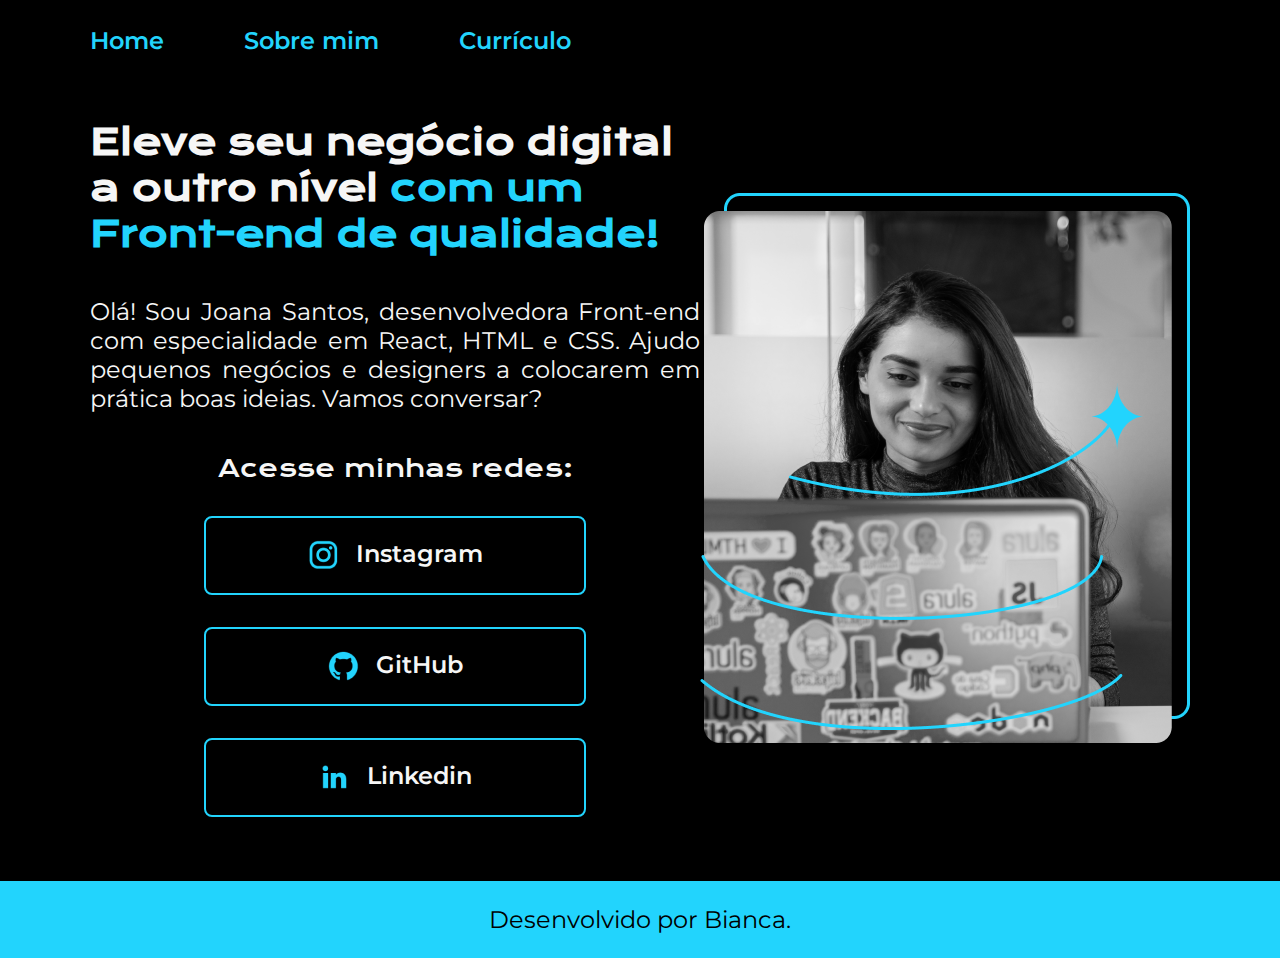
<file: index.html>
<!DOCTYPE html>
<html lang="pt-br">
<head>
    <meta charset="UTF-8">
    <meta http-equiv="X-UA-Compatible" content="IE=edge">
    <meta name="viewport" content="width=device-width, initial-scale=1.0">
    <title>Portfólio - Home</title>
    <link rel="stylesheet" href="./styles/style.css">
</head>

<body>
    <header class="cabecalho">
        <nav class="cabecalho__menu">
            <a class="cabecalho__menu__link" href="index.html">Home</a>
            <a class="cabecalho__menu__link" href="about.html">Sobre mim</a>
            <a class="cabecalho__menu__link" href="resume.html">Currículo</a>
        </nav>
    </header>

    <main class="apresentacao">
        <section class="apresentacao__conteudo">
            <h1 class="apresentacao__conteudo__titulo">Eleve seu negócio digital a outro nível <strong class="titulo-destaque">com um Front-end de qualidade!</strong></h1>
            <p class="apresentacao__conteudo__texto">Olá! Sou Joana Santos, desenvolvedora Front-end com especialidade em React, HTML e CSS. Ajudo pequenos negócios e designers a colocarem em prática boas ideias. Vamos conversar?</p>
            <div class="apresentacao__links">
                <h2 class="apresentacao__links__subtitulo"> Acesse minhas redes:</h2>
                <a class="apresentacao__links__link" href="https://instagram.com/biancalopeds">
                    <img src="./assets/instagram.png" alt="logo do instagram">
                    Instagram</a>
                <a class="apresentacao__links__link" href="https://github.com/bbiancalopess">
                    <img src="./assets/github.png" alt="logo do github">
                    GitHub</a>
                <a class="apresentacao__links__link" href="https://linkedin.com/in/bianca-lopes-dos-santos-93b048262">
                    <img src="./assets/linkedin.png" alt="logo do linkedin">
                    Linkedin</a>
            </div>
        </section>
        <img src="./assets/Imagem.png" alt="Foto da Joana Santos programando">
    </main>
    
    <footer class="rodape">
        <p>Desenvolvido por Bianca.</p>
    </footer>
</body>
</html>
</file>
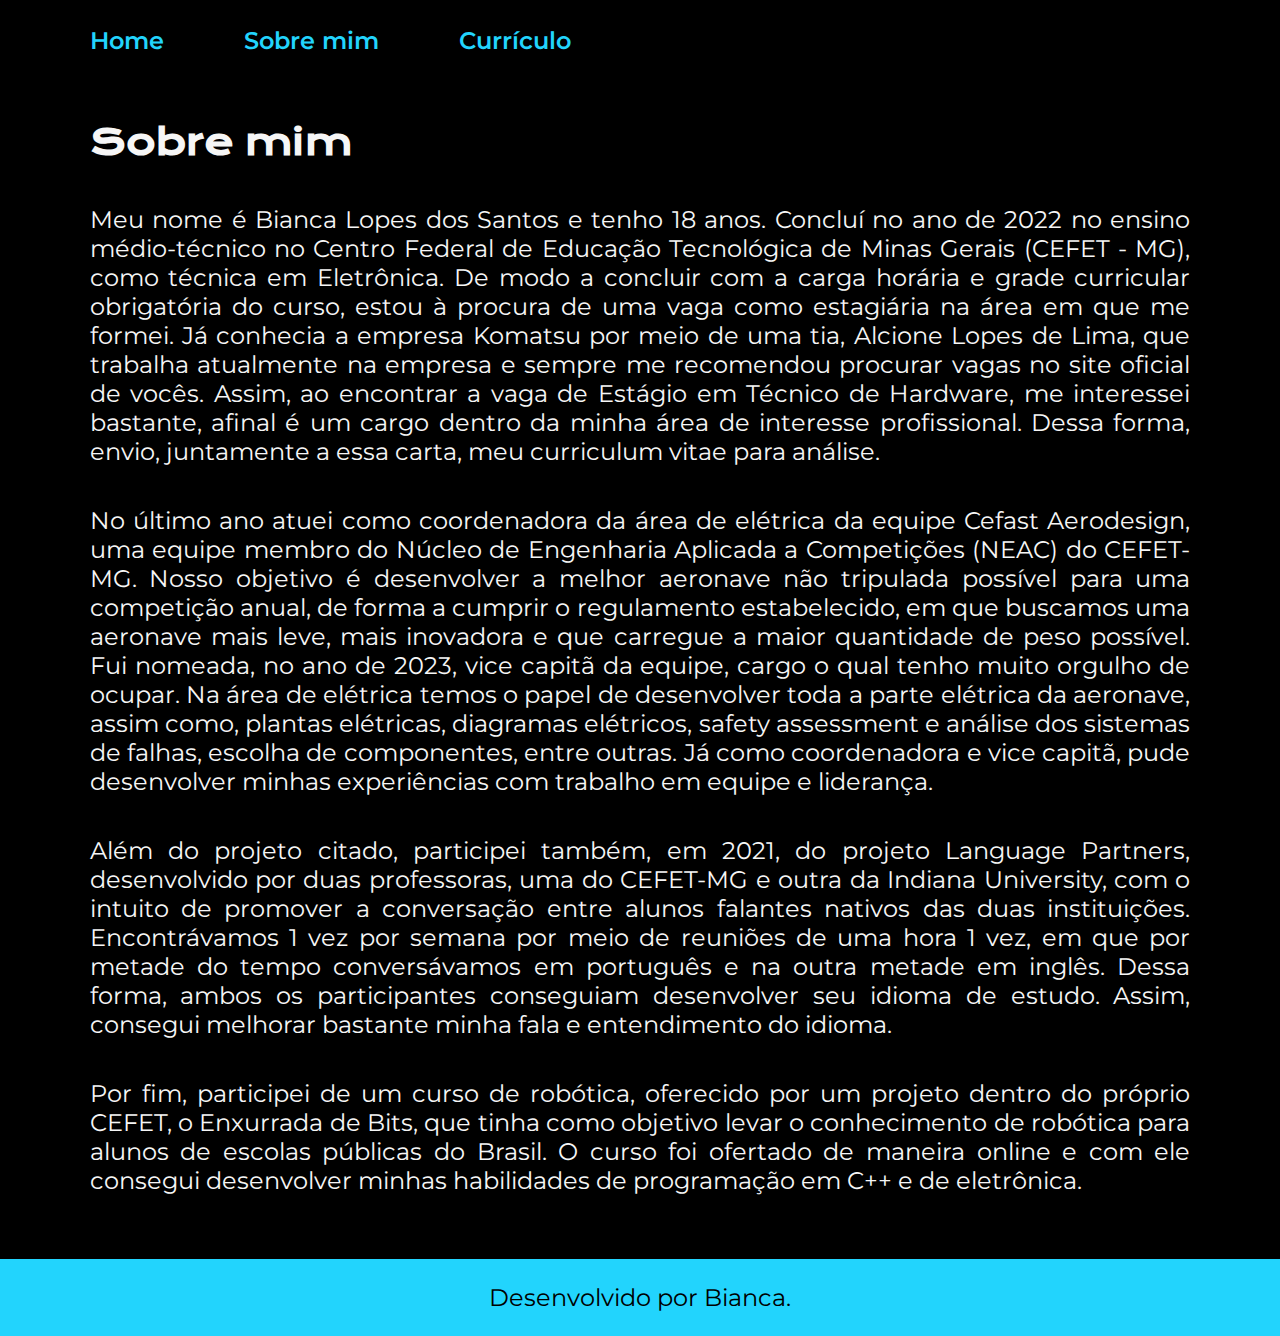
<file: about.html>
<!DOCTYPE html>
<html lang="pt-br">
<head>
    <meta charset="UTF-8">
    <meta http-equiv="X-UA-Compatible" content="IE=edge">
    <meta name="viewport" content="width=device-width, initial-scale=1.0">
    <title>Portfólio - Sobre mim</title>
    <link rel="stylesheet" href="./styles/style.css">
</head>

<body>
    <header class="cabecalho">
        <nav class="cabecalho__menu">
            <a class="cabecalho__menu__link" href="index.html">Home</a>
            <a class="cabecalho__menu__link" href="about.html">Sobre mim</a>
            <a class="cabecalho__menu__link" href="resume.html">Currículo</a>
        </nav>
    </header>

    <main class="sobre">
        <section class="sobre__conteudo">
            <h1 class="sobre__conteudo__titulo">Sobre mim</h1>
            <p class="sobre__conteudo__texto">Meu nome é Bianca Lopes dos Santos e tenho 18 anos. Concluí no ano de 2022 no ensino médio-técnico no Centro Federal de Educação Tecnológica de Minas Gerais (CEFET - MG), como técnica em Eletrônica. De modo a concluir com a carga horária e grade curricular obrigatória do curso, estou à procura de uma vaga como estagiária na área em que me formei. Já conhecia a empresa Komatsu por meio de uma tia, Alcione Lopes de Lima, que trabalha atualmente na empresa e sempre me recomendou procurar vagas no site oficial de vocês. Assim, ao encontrar a vaga de Estágio em Técnico de Hardware, me interessei bastante, afinal é um cargo dentro da minha área de interesse profissional. Dessa forma, envio, juntamente a essa carta, meu curriculum vitae para análise.</p>
            <p class="sobre__conteudo__texto">No último ano atuei como coordenadora da área de elétrica da equipe Cefast Aerodesign, uma equipe membro do Núcleo de Engenharia Aplicada a Competições (NEAC) do CEFET-MG. Nosso objetivo é desenvolver a melhor aeronave não tripulada possível para uma competição anual, de forma a cumprir o regulamento estabelecido, em que buscamos uma aeronave mais leve, mais inovadora e que carregue a maior quantidade de peso possível. Fui nomeada, no ano de 2023, vice capitã da equipe, cargo o qual tenho muito orgulho de ocupar. Na área de elétrica temos o papel de desenvolver toda a parte elétrica da aeronave, assim como, plantas elétricas, diagramas elétricos, safety assessment e análise dos sistemas de falhas, escolha de componentes, entre outras. Já como coordenadora e vice capitã, pude desenvolver minhas experiências com trabalho em equipe e liderança.</p>
            <p class="sobre__conteudo__texto">Além do projeto citado, participei também, em 2021, do projeto Language Partners, desenvolvido por duas professoras, uma do CEFET-MG e outra da Indiana University, com o intuito de promover a conversação entre alunos falantes nativos das duas instituições. Encontrávamos 1 vez por semana por meio de reuniões de uma hora 1 vez, em que por metade do tempo conversávamos em português e na outra metade em inglês. Dessa forma, ambos os participantes conseguiam desenvolver seu idioma de estudo. Assim, consegui melhorar bastante minha fala e entendimento do idioma.</p>
            <p class="sobre__conteudo__texto">Por fim, participei de um curso de robótica, oferecido por um projeto dentro do próprio CEFET, o Enxurrada de Bits, que tinha como objetivo levar o conhecimento de robótica para alunos de escolas públicas do Brasil. O curso foi ofertado de maneira online e com ele consegui desenvolver minhas habilidades de programação em C++ e de eletrônica.</p>    
        </section>
    </main>

    <footer class="rodape">
        <p>Desenvolvido por Bianca.</p>
    </footer>
</body>
</html>
</file>
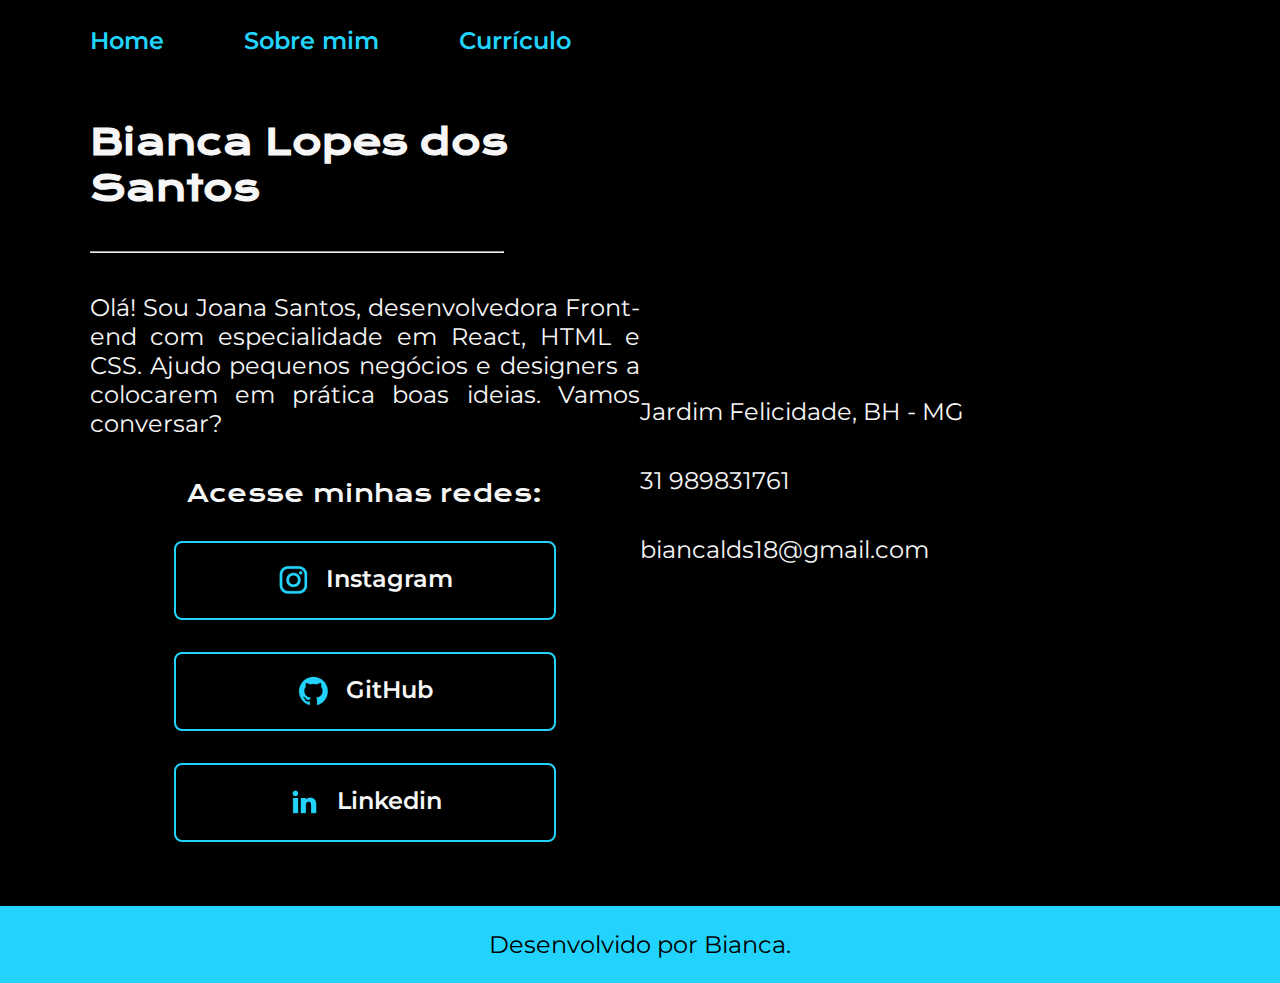
<file: resume.html>
<!DOCTYPE html>
<html lang="pt-br">
<head>
    <meta charset="UTF-8">
    <meta http-equiv="X-UA-Compatible" content="IE=edge">
    <meta name="viewport" content="width=device-width, initial-scale=1.0">
    <title>Portfólio - Currículo</title>
    <link rel="stylesheet" href="./styles/style.css">

</head>
<body>
    <header class="cabecalho">
        <nav class="cabecalho__menu">
            <a class="cabecalho__menu__link" href="index.html">Home</a>
            <a class="cabecalho__menu__link" href="about.html">Sobre mim</a>
            <a class="cabecalho__menu__link" href="resume.html">Currículo</a>
        </nav>
    </header>

    <main class="apresentacao">
        <section class="apresentacao__conteudo">
            <h1 class="apresentacao__conteudo__titulo">Bianca Lopes dos Santos</h1>
            <hr width="75%">
            <p class="apresentacao__conteudo__texto">Olá! Sou Joana Santos, desenvolvedora Front-end com especialidade em React, HTML e CSS. Ajudo pequenos negócios e designers a colocarem em prática boas ideias. Vamos conversar?</p>
            <div class="apresentacao__links">
                <h2 class="apresentacao__links__subtitulo"> Acesse minhas redes:</h2>
                <a class="apresentacao__links__link" href="https://instagram.com/biancalopeds">
                    <img src="./assets/instagram.png" alt="logo do instagram">
                    Instagram</a>
                <a class="apresentacao__links__link" href="https://github.com/bbiancalopess">
                    <img src="./assets/github.png" alt="logo do github">
                    GitHub</a>
                <a class="apresentacao__links__link" href="https://linkedin.com/in/bianca-lopes-dos-santos-93b048262">
                    <img src="./assets/linkedin.png" alt="logo do linkedin">
                    Linkedin</a>
            </div>
        </section>
        <section class="apresentacao__conteudo">
            <p class="apresentacao__conteudo__texto">Jardim Felicidade, BH - MG</p>
            <p class="apresentacao__conteudo__texto">31 989831761</p>
            <p class="apresentacao__conteudo__texto">biancalds18@gmail.com</p>
        </section>
        
    </main>

    <footer class="rodape">
        <p>Desenvolvido por Bianca.</p>
    </footer>
</body>
</html>
</file>
<file: styles/style.css>
@import url('https://fonts.googleapis.com/css2?family=Krona+One&family=Montserrat:wght@400;600&display=swap');

:root {
    --cor-primaria: #000000;
    --cor-secundaria: #F6F6F6;
    --cor-terciaria: #22D4FD;
    --cor-hover: #272727;

    --fonte-primaria: 'Krona One', sans-serif;
    --fonte-secundaria: 'Montserrat', sans-serif;
}

* {
    margin: 0;
    padding: 0;
}

body {
    box-sizing: border-box;
    background-color: var(--cor-primaria);
    color: var(--cor-secundaria);
}

.cabecalho {
    padding: 2% 0 0 7%;
}

.cabecalho__menu {
    display: flex;
    gap: 80px;
}

.cabecalho__menu__link {
    font-family: var(--fonte-secundaria);
    font-size: 24px;
    font-weight: 600;
    color: var(--cor-terciaria);
    text-decoration: none;
}

.cabecalho__menu__link:hover {
    font-size: 25px;
}

.apresentacao {
    padding: 5% 7%; 
    display: flex;
    align-items: center;
    justify-content: space-between;
}

.apresentacao__conteudo {
    width: 615px;
    display: flex;
    flex-direction: column;
    gap: 40px;
}

.apresentacao__conteudo__titulo {
    font-size: 36px;
    font-family: var(--fonte-primaria);
    text-align: left;
}

.titulo-destaque {
    color: var(--cor-terciaria);
}

.apresentacao__conteudo__texto {
    font-size: 24px;
    font-family: var(--fonte-secundaria);
    text-align: justify;
    
}

.apresentacao__links {
    display: flex;
    flex-direction: column;
    justify-content: space-between;
    align-items: center;
    gap: 32px;
}

.apresentacao__links__subtitulo {
    font-family: var(--fonte-primaria);
    font-weight: 400;
    font-size: 24px;
}

.apresentacao__links__link {
    display: flex;
    justify-content: center;
    gap: 16px;
    width: 378px;
    text-align: center;
    border: 2px solid var(--cor-terciaria);
    border-radius: 8px;
    font-size: 24px;
    padding: 21.5px 0px;
    text-decoration: none;
    color: var(--cor-secundaria);
    font-family: var(--fonte-secundaria);
    font-weight: 600;
}

.apresentacao__links__link:hover {
    background-color: var(--cor-hover);
    width: 390px;
}

.rodape {
    color: var(--cor-primaria);
    background-color: var(--cor-terciaria);
    padding: 24px;
    text-align: center;
    font-family: var(--fonte-secundaria);
    font-weight: 400;
    font-size: 24px;
}

.sobre {
    padding: 5% 7%; 
    display: flex;
    align-items: center;
    justify-content: space-between;
}

.sobre__conteudo {
    width: 100%;
    display: flex;
    flex-direction: column;
    gap: 40px;
}

.sobre__conteudo__titulo {
    font-size: 36px;
    font-family: var(--fonte-primaria);
    text-align: left;
}

.sobre__conteudo__texto {
    font-size: 24px;
    font-family: var(--fonte-secundaria);
    text-align: justify;
    
}
</file>
